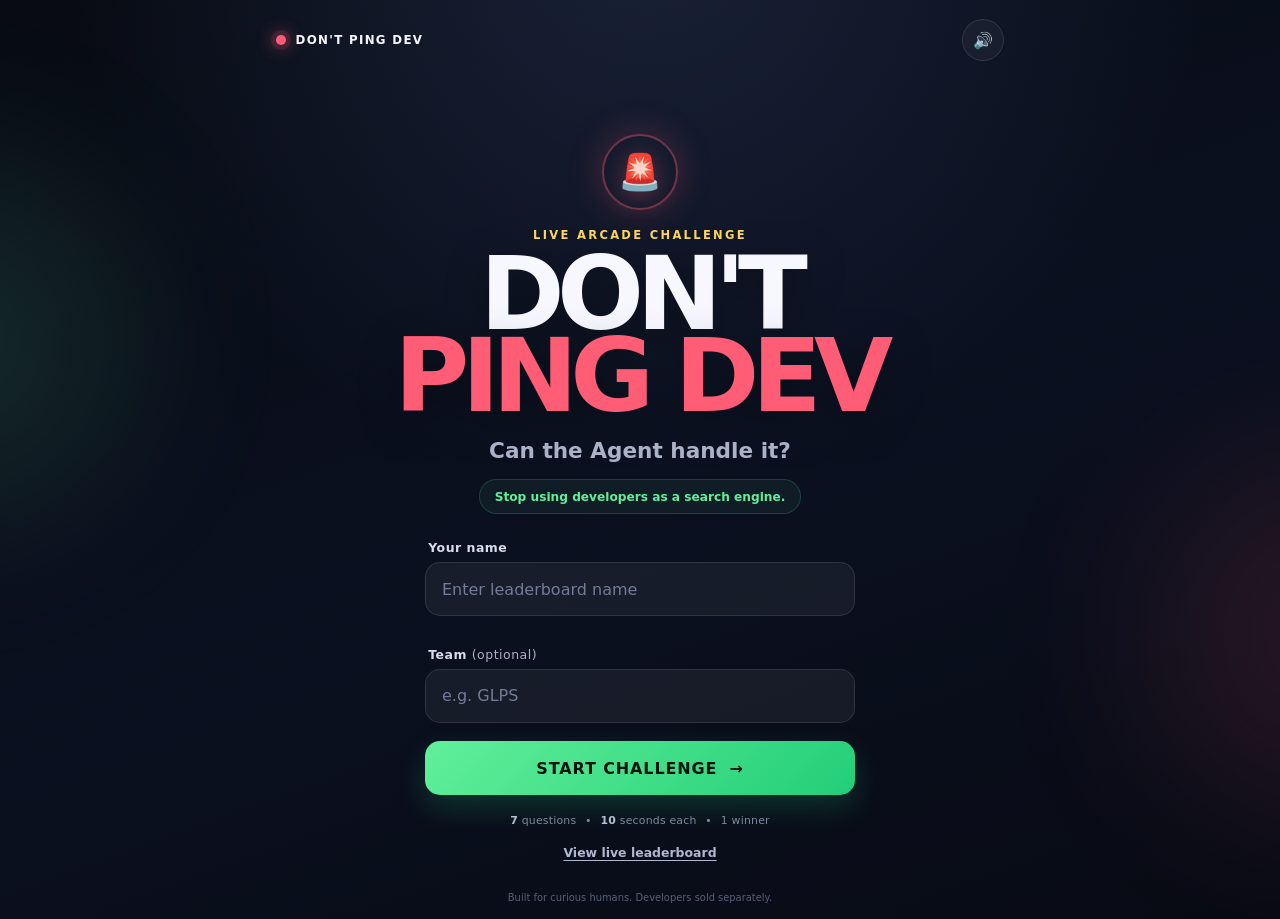
<file: index.html>
<!doctype html>
<html lang="en">
<head>
  <meta charset="utf-8">
  <meta name="viewport" content="width=device-width, initial-scale=1, viewport-fit=cover">
  <meta name="theme-color" content="#090c16">
  <meta name="description" content="Don't Ping Dev: can the Agent handle it? A fast booth challenge.">
  <title>Don't Ping Dev</title>
  <link rel="icon" href="favicon.svg" type="image/svg+xml">
  <link rel="stylesheet" href="styles.css?v=live-1">
</head>
<body>
  <div class="ambient ambient-one" aria-hidden="true"></div>
  <div class="ambient ambient-two" aria-hidden="true"></div>

  <main class="app-shell" id="app">
    <header class="topbar">
      <a class="mini-brand" href="index.html" aria-label="Don't Ping Dev home">
        <span class="brand-light" aria-hidden="true"></span>
        <span>DON'T PING DEV</span>
      </a>
      <div class="topbar-actions">
        <span class="mode-badge" id="modeBadge" hidden>DEMO MODE</span>
        <button class="icon-button" id="soundToggle" type="button" aria-label="Turn sound off" aria-pressed="true">
          <span aria-hidden="true" id="soundIcon">🔊</span>
        </button>
      </div>
    </header>

    <section class="screen start-screen is-active" id="startScreen" aria-labelledby="mainTitle">
      <div class="hero-mark" aria-hidden="true">
        <span class="hero-mark-ring"></span>
        <span class="hero-mark-icon">🚨</span>
      </div>
      <p class="eyebrow">LIVE ARCADE CHALLENGE</p>
      <h1 id="mainTitle">DON'T<br><span>PING DEV</span></h1>
      <p class="subtitle">Can the Agent handle it?</p>
      <p class="manifesto">Stop using developers as a search engine.</p>

      <form class="player-form" id="playerForm" novalidate>
        <label for="playerName">Your name</label>
        <input id="playerName" name="playerName" type="text" autocomplete="nickname" maxlength="24" placeholder="Enter leaderboard name" required>
        <p class="field-error" id="nameError" role="alert"></p>

        <label for="teamName">Team <span>(optional)</span></label>
        <input id="teamName" name="teamName" type="text" autocomplete="organization" maxlength="24" placeholder="e.g. GLPS">

        <button class="primary-button start-button" id="startButton" type="submit">
          <span>START CHALLENGE</span>
          <span aria-hidden="true">→</span>
        </button>
      </form>

      <div class="rules-strip" aria-label="Game rules">
        <span><b id="ruleQuestionCount">7</b> questions</span>
        <span aria-hidden="true">•</span>
        <span><b id="ruleSeconds">10</b> seconds each</span>
        <span aria-hidden="true">•</span>
        <span>1 winner</span>
      </div>
      <a class="text-link" id="startLeaderboardLink" href="leaderboard.html">View live leaderboard</a>
    </section>

    <section class="screen game-screen" id="gameScreen" aria-labelledby="questionText" aria-live="off">
      <div class="game-status">
        <div>
          <p class="status-label">QUESTION <span id="questionNumber">1</span>/<span id="questionTotal">7</span></p>
          <div class="progress-dots" id="progressDots" aria-hidden="true"></div>
        </div>
        <div class="timer" id="timer" role="timer" aria-label="10 seconds remaining">
          <span id="timerNumber">10</span>
          <small>SEC</small>
        </div>
      </div>

      <article class="question-card">
        <p class="category-chip" id="questionCategory">CURRENT BEHAVIOR</p>
        <h2 id="questionText">Question loading…</h2>
        <p class="decision-prompt">Who should handle this?</p>
      </article>

      <div class="choice-grid" id="choiceGrid">
        <button class="choice-button choice-agent" type="button" data-choice="agent">
          <span class="choice-icon" aria-hidden="true">🤖</span>
          <span class="choice-copy"><small>LET THEM INVESTIGATE</small><strong>ASK THE AGENT</strong></span>
          <span class="choice-key" aria-hidden="true">A</span>
        </button>
        <button class="choice-button choice-dev" type="button" data-choice="dev">
          <span class="choice-icon" aria-hidden="true">👨‍💻</span>
          <span class="choice-copy"><small>HUMAN REQUIRED</small><strong>PING A DEV</strong></span>
          <span class="choice-key" aria-hidden="true">D</span>
        </button>
      </div>
      <p class="keyboard-hint">Keyboard: <kbd>A</kbd> Agent &nbsp; <kbd>D</kbd> Developer</p>
    </section>

    <section class="feedback-panel" id="feedbackPanel" aria-live="assertive" aria-atomic="true" hidden>
      <div class="feedback-card">
        <span class="feedback-icon" id="feedbackIcon" aria-hidden="true">✓</span>
        <p class="feedback-kicker" id="feedbackKicker">CORRECT</p>
        <h2 id="feedbackTitle">No developer harmed.</h2>
        <p id="feedbackMessage"></p>
      </div>
    </section>

    <section class="screen results-screen" id="resultsScreen" aria-labelledby="rankTitle">
      <p class="eyebrow">CHALLENGE COMPLETE</p>
      <div class="score-orbit" aria-label="Final score">
        <span class="score-value" id="scoreValue">0</span>
        <span class="score-total">/ <span id="scoreTotal">7</span></span>
      </div>
      <div class="rank-badge" id="rankEmoji" aria-hidden="true">🏆</div>
      <h1 class="rank-title" id="rankTitle">Developer Protector</h1>
      <p class="rank-message" id="rankMessage">Your developers can finally finish a sentence.</p>

      <div class="metrics-grid">
        <article>
          <strong id="interruptionsMetric">0</strong>
          <span>DEV INTERRUPTIONS<br>AVOIDED</span>
        </article>
        <article>
          <strong id="timeMetric">~0</strong>
          <span>MINUTES OF DEV<br>TIME SAVED</span>
        </article>
        <article>
          <strong id="contextMetric">0</strong>
          <span>CONTEXT SWITCHES<br>PREVENTED</span>
        </article>
      </div>

      <p class="result-detail" id="resultDetail"></p>
      <div class="result-actions">
        <a class="primary-button" id="leaderboardLink" href="leaderboard.html">VIEW LEADERBOARD <span aria-hidden="true">→</span></a>
        <button class="secondary-button" id="playAgainButton" type="button">NEW PLAYER</button>
      </div>
    </section>

    <section class="screen error-screen" id="errorScreen" aria-labelledby="errorTitle">
      <div class="error-icon" aria-hidden="true">⚠️</div>
      <h1 id="errorTitle">The Agent hit a snag.</h1>
      <p id="errorMessage">Please try again.</p>
      <button class="primary-button" id="retryButton" type="button">BACK TO START</button>
    </section>
  </main>

  <footer class="site-footer">Built for curious humans. Developers sold separately.</footer>

  <script src="config.js?v=live-5"></script>
  <script src="questions.js"></script>
  <script src="app.js?v=live-4"></script>
</body>
</html>
</file>
<file: styles.css>
:root {
  color-scheme: dark;
  --bg: #090c16;
  --panel: rgba(18, 24, 42, 0.9);
  --panel-strong: #151b2f;
  --text: #f7f8ff;
  --muted: #aab2c8;
  --line: rgba(255, 255, 255, 0.11);
  --green: #61ef9a;
  --green-strong: #23ce78;
  --red: #ff5c76;
  --red-strong: #e73554;
  --yellow: #ffd75e;
  --blue: #7ba7ff;
  --violet: #b48cff;
  --radius: 24px;
  --shadow: 0 24px 70px rgba(0, 0, 0, 0.42);
  font-family: Inter, ui-sans-serif, system-ui, -apple-system, BlinkMacSystemFont, "Segoe UI", sans-serif;
  font-synthesis: none;
}

* {
  box-sizing: border-box;
}

[hidden] {
  display: none !important;
}

html {
  min-height: 100%;
  background: var(--bg);
}

body {
  min-height: 100vh;
  min-height: 100svh;
  margin: 0;
  overflow-x: hidden;
  background:
    radial-gradient(circle at 50% -10%, rgba(123, 167, 255, 0.14), transparent 36rem),
    linear-gradient(160deg, #080b13 0%, #0b1020 54%, #080b14 100%);
  color: var(--text);
}

button,
input {
  font: inherit;
}

button,
a {
  -webkit-tap-highlight-color: transparent;
}

button:focus-visible,
a:focus-visible,
input:focus-visible {
  outline: 3px solid var(--yellow);
  outline-offset: 3px;
}

.ambient {
  position: fixed;
  z-index: 0;
  width: 22rem;
  height: 22rem;
  border-radius: 999px;
  filter: blur(90px);
  opacity: 0.12;
  pointer-events: none;
}

.ambient-one {
  top: 18%;
  left: -14rem;
  background: var(--green);
}

.ambient-two {
  right: -14rem;
  bottom: 10%;
  background: var(--red);
}

.app-shell {
  position: relative;
  z-index: 1;
  width: min(100%, 760px);
  min-height: calc(100vh - 3rem);
  min-height: calc(100svh - 3rem);
  margin: 0 auto;
  padding: max(1rem, env(safe-area-inset-top)) max(1rem, env(safe-area-inset-right)) max(2rem, env(safe-area-inset-bottom)) max(1rem, env(safe-area-inset-left));
}

.topbar {
  display: flex;
  align-items: center;
  justify-content: space-between;
  min-height: 48px;
  margin-bottom: 1rem;
}

.mini-brand {
  display: inline-flex;
  align-items: center;
  gap: 0.6rem;
  color: var(--text);
  font-size: 0.74rem;
  font-weight: 900;
  letter-spacing: 0.11em;
  text-decoration: none;
}

.brand-light {
  width: 10px;
  height: 10px;
  border-radius: 50%;
  background: var(--red);
  box-shadow: 0 0 0 5px rgba(255, 92, 118, 0.12), 0 0 18px var(--red);
}

.topbar-actions {
  display: flex;
  align-items: center;
  gap: 0.55rem;
}

.mode-badge,
.live-badge {
  display: inline-flex;
  align-items: center;
  min-height: 30px;
  padding: 0.35rem 0.62rem;
  border: 1px solid rgba(255, 215, 94, 0.35);
  border-radius: 999px;
  background: rgba(255, 215, 94, 0.08);
  color: var(--yellow);
  font-size: 0.64rem;
  font-weight: 900;
  letter-spacing: 0.09em;
}

.icon-button {
  display: inline-grid;
  width: 42px;
  height: 42px;
  padding: 0;
  place-items: center;
  border: 1px solid var(--line);
  border-radius: 50%;
  background: rgba(255, 255, 255, 0.04);
  color: var(--text);
  cursor: pointer;
}

.screen {
  display: none;
  animation: screen-in 340ms ease both;
}

.screen.is-active {
  display: flex;
}

@keyframes screen-in {
  from { opacity: 0; transform: translateY(10px); }
  to { opacity: 1; transform: translateY(0); }
}

.start-screen {
  align-items: center;
  flex-direction: column;
  padding-top: clamp(1rem, 6vh, 4rem);
  text-align: center;
}

.hero-mark {
  position: relative;
  display: grid;
  width: 76px;
  height: 76px;
  margin-bottom: 1.1rem;
  place-items: center;
}

.hero-mark-ring {
  position: absolute;
  inset: 0;
  border: 2px solid rgba(255, 92, 118, 0.4);
  border-radius: 50%;
  box-shadow: 0 0 35px rgba(255, 92, 118, 0.25);
  animation: soft-pulse 2.4s ease-in-out infinite;
}

.hero-mark-icon {
  font-size: 2.2rem;
  filter: drop-shadow(0 4px 12px rgba(255, 92, 118, 0.38));
}

@keyframes soft-pulse {
  50% { transform: scale(1.08); opacity: 0.65; }
}

.eyebrow {
  margin: 0 0 0.7rem;
  color: var(--yellow);
  font-size: 0.72rem;
  font-weight: 900;
  letter-spacing: 0.2em;
}

.start-screen h1 {
  margin: 0;
  font-size: clamp(3rem, 14vw, 6.4rem);
  font-weight: 1000;
  letter-spacing: -0.075em;
  line-height: 0.8;
  text-shadow: 0 12px 42px rgba(0, 0, 0, 0.35);
}

.start-screen h1 span {
  color: var(--red);
}

.subtitle {
  margin: 1.35rem 0 0;
  color: var(--muted);
  font-size: clamp(1.05rem, 4vw, 1.35rem);
  font-weight: 720;
}

.manifesto {
  margin: 1rem 0 1.6rem;
  padding: 0.6rem 0.9rem;
  border: 1px solid rgba(97, 239, 154, 0.18);
  border-radius: 999px;
  background: rgba(97, 239, 154, 0.06);
  color: var(--green);
  font-size: 0.76rem;
  font-weight: 800;
}

.player-form {
  width: min(100%, 430px);
  text-align: left;
}

.player-form label {
  display: block;
  margin: 0 0 0.45rem 0.2rem;
  color: #d8dced;
  font-size: 0.78rem;
  font-weight: 800;
  letter-spacing: 0.04em;
}

.player-form label:not(:first-child) {
  margin-top: 0.9rem;
}

.player-form label span {
  color: var(--muted);
  font-weight: 500;
}

.player-form input {
  width: 100%;
  min-height: 54px;
  padding: 0 1rem;
  border: 1px solid var(--line);
  border-radius: 15px;
  background: rgba(255, 255, 255, 0.055);
  color: var(--text);
  transition: border-color 160ms ease, background 160ms ease;
}

.player-form input:hover,
.player-form input:focus {
  border-color: rgba(123, 167, 255, 0.58);
  background: rgba(255, 255, 255, 0.075);
}

.player-form input::placeholder {
  color: #737d98;
}

.field-error {
  min-height: 1rem;
  margin: 0.35rem 0 -0.35rem 0.2rem;
  color: var(--red);
  font-size: 0.74rem;
}

.primary-button,
.secondary-button {
  display: inline-flex;
  min-height: 54px;
  align-items: center;
  justify-content: center;
  gap: 0.75rem;
  padding: 0.85rem 1.35rem;
  border: 0;
  border-radius: 15px;
  font-weight: 950;
  letter-spacing: 0.055em;
  text-decoration: none;
  cursor: pointer;
  transition: transform 140ms ease, box-shadow 140ms ease, opacity 140ms ease;
}

.primary-button {
  background: linear-gradient(135deg, var(--green), var(--green-strong));
  box-shadow: 0 12px 30px rgba(35, 206, 120, 0.2);
  color: #04160d;
}

.secondary-button {
  border: 1px solid var(--line);
  background: rgba(255, 255, 255, 0.04);
  color: var(--text);
}

.primary-button:hover,
.secondary-button:hover {
  transform: translateY(-2px);
}

.primary-button:active,
.secondary-button:active {
  transform: translateY(1px);
}

.primary-button:disabled {
  opacity: 0.55;
  cursor: wait;
}

.start-button {
  width: 100%;
  margin-top: 1.15rem;
}

.rules-strip {
  display: flex;
  align-items: center;
  justify-content: center;
  gap: 0.55rem;
  margin-top: 1.15rem;
  color: #7f899f;
  font-size: 0.68rem;
  letter-spacing: 0.02em;
}

.rules-strip b {
  color: #b6bfd4;
}

.text-link {
  margin-top: 1.15rem;
  color: #aeb8d1;
  font-size: 0.78rem;
  font-weight: 750;
  text-underline-offset: 3px;
}

.game-screen {
  min-height: calc(100svh - 7.5rem);
  flex-direction: column;
  gap: 1.1rem;
}

.game-status {
  display: flex;
  align-items: center;
  justify-content: space-between;
}

.status-label {
  margin: 0 0 0.7rem;
  color: var(--muted);
  font-size: 0.72rem;
  font-weight: 900;
  letter-spacing: 0.13em;
}

.progress-dots {
  display: flex;
  gap: 0.35rem;
}

.progress-dots span {
  width: 24px;
  height: 5px;
  border-radius: 99px;
  background: rgba(255, 255, 255, 0.11);
  transition: background 180ms ease, transform 180ms ease;
}

.progress-dots .is-done {
  background: var(--green);
}

.progress-dots .is-current {
  background: var(--yellow);
  transform: scaleX(1.08);
}

.timer {
  --timer-progress: 1;
  position: relative;
  display: grid;
  width: 70px;
  height: 70px;
  flex: 0 0 auto;
  place-content: center;
  border-radius: 50%;
  background: conic-gradient(var(--yellow) calc(var(--timer-progress) * 1turn), rgba(255, 255, 255, 0.09) 0);
  color: var(--text);
  text-align: center;
}

.timer::before {
  position: absolute;
  inset: 5px;
  border-radius: inherit;
  background: #101525;
  content: "";
}

.timer span,
.timer small {
  position: relative;
  z-index: 1;
}

.timer span {
  font-size: 1.55rem;
  font-weight: 950;
  line-height: 1;
}

.timer small {
  margin-top: 0.15rem;
  color: var(--muted);
  font-size: 0.52rem;
  font-weight: 800;
  letter-spacing: 0.1em;
}

.timer.is-urgent {
  background: conic-gradient(var(--red) calc(var(--timer-progress) * 1turn), rgba(255, 255, 255, 0.09) 0);
  animation: timer-throb 600ms ease-in-out infinite alternate;
}

@keyframes timer-throb {
  to { transform: scale(1.055); box-shadow: 0 0 28px rgba(255, 92, 118, 0.22); }
}

.question-card {
  display: flex;
  min-height: clamp(220px, 37vh, 350px);
  flex: 1 1 auto;
  align-items: center;
  justify-content: center;
  flex-direction: column;
  padding: clamp(1.5rem, 5vw, 3rem);
  border: 1px solid var(--line);
  border-radius: var(--radius);
  background:
    linear-gradient(145deg, rgba(255, 255, 255, 0.065), rgba(255, 255, 255, 0.025)),
    var(--panel);
  box-shadow: var(--shadow);
  overflow: hidden;
  position: relative;
  text-align: center;
}

.question-card::after {
  position: absolute;
  width: 220px;
  height: 220px;
  right: -130px;
  bottom: -150px;
  border-radius: 50%;
  background: var(--blue);
  filter: blur(50px);
  opacity: 0.08;
  content: "";
}

.category-chip {
  margin: 0 0 1.2rem;
  padding: 0.38rem 0.68rem;
  border: 1px solid rgba(180, 140, 255, 0.28);
  border-radius: 999px;
  background: rgba(180, 140, 255, 0.09);
  color: #cdb5ff;
  font-size: 0.66rem;
  font-weight: 900;
  letter-spacing: 0.13em;
  text-transform: uppercase;
}

.question-card h2 {
  max-width: 630px;
  margin: 0;
  font-size: clamp(1.45rem, 5vw, 2.4rem);
  line-height: 1.17;
  letter-spacing: -0.025em;
}

.decision-prompt {
  margin: 1.15rem 0 0;
  color: var(--muted);
  font-size: 0.8rem;
}

.choice-grid {
  display: grid;
  grid-template-columns: 1fr 1fr;
  gap: 0.85rem;
}

.choice-button {
  position: relative;
  display: grid;
  min-height: 112px;
  grid-template-columns: auto 1fr auto;
  align-items: center;
  gap: 0.9rem;
  padding: 1rem;
  border: 1px solid;
  border-radius: 19px;
  color: var(--text);
  cursor: pointer;
  overflow: hidden;
  text-align: left;
  transition: transform 130ms ease, filter 130ms ease, opacity 130ms ease;
}

.choice-button::after {
  position: absolute;
  inset: auto -20% -70% 45%;
  height: 150%;
  border-radius: 50%;
  background: currentColor;
  filter: blur(55px);
  opacity: 0.09;
  content: "";
}

.choice-agent {
  border-color: rgba(97, 239, 154, 0.38);
  background: linear-gradient(145deg, rgba(97, 239, 154, 0.11), rgba(97, 239, 154, 0.035));
  color: var(--green);
}

.choice-dev {
  border-color: rgba(255, 92, 118, 0.38);
  background: linear-gradient(145deg, rgba(255, 92, 118, 0.11), rgba(255, 92, 118, 0.035));
  color: var(--red);
}

.choice-button:hover {
  transform: translateY(-3px);
  filter: brightness(1.12);
}

.choice-button:active {
  transform: scale(0.98);
}

.choice-button:disabled {
  opacity: 0.5;
  cursor: wait;
}

.choice-icon {
  font-size: 1.65rem;
}

.choice-copy {
  display: flex;
  flex-direction: column;
  gap: 0.22rem;
  color: inherit;
}

.choice-copy small {
  color: var(--muted);
  font-size: 0.57rem;
  font-weight: 800;
  letter-spacing: 0.09em;
}

.choice-copy strong {
  color: currentColor;
  font-size: clamp(0.87rem, 2.5vw, 1.05rem);
  font-weight: 950;
  letter-spacing: 0.01em;
}

.choice-key {
  display: grid;
  width: 27px;
  height: 27px;
  place-items: center;
  border: 1px solid currentColor;
  border-radius: 7px;
  font-size: 0.68rem;
  font-weight: 950;
  opacity: 0.65;
}

.keyboard-hint {
  margin: -0.4rem 0 0;
  color: #667087;
  font-size: 0.65rem;
  text-align: center;
}

kbd {
  padding: 0.1rem 0.3rem;
  border: 1px solid var(--line);
  border-radius: 4px;
  background: rgba(255, 255, 255, 0.05);
  font: inherit;
}

.feedback-panel {
  position: fixed;
  z-index: 20;
  inset: 0;
  display: grid;
  padding: 1.5rem;
  place-items: center;
  background: rgba(4, 7, 14, 0.88);
  backdrop-filter: blur(13px);
}

.feedback-panel[hidden] {
  display: none;
}

.feedback-card {
  width: min(100%, 520px);
  padding: 2.4rem 1.6rem;
  border: 1px solid var(--line);
  border-radius: 28px;
  background: var(--panel-strong);
  box-shadow: var(--shadow);
  animation: feedback-pop 260ms cubic-bezier(.2, .9, .25, 1.2) both;
  text-align: center;
}

@keyframes feedback-pop {
  from { opacity: 0; transform: scale(0.86); }
  to { opacity: 1; transform: scale(1); }
}

.feedback-icon {
  display: grid;
  width: 82px;
  height: 82px;
  margin: 0 auto 1.2rem;
  place-items: center;
  border-radius: 50%;
  background: rgba(97, 239, 154, 0.12);
  color: var(--green);
  font-size: 2.5rem;
  font-weight: 950;
}

.feedback-panel.is-wrong .feedback-icon {
  background: rgba(255, 92, 118, 0.12);
  color: var(--red);
}

.feedback-kicker {
  margin: 0 0 0.6rem;
  color: var(--green);
  font-size: 0.72rem;
  font-weight: 950;
  letter-spacing: 0.18em;
}

.feedback-panel.is-wrong .feedback-kicker {
  color: var(--red);
}

.feedback-card h2 {
  margin: 0;
  font-size: clamp(1.65rem, 6vw, 2.5rem);
  letter-spacing: -0.04em;
}

.feedback-card > p:last-child {
  max-width: 410px;
  margin: 0.9rem auto 0;
  color: var(--muted);
  line-height: 1.55;
}

.results-screen,
.error-screen {
  align-items: center;
  flex-direction: column;
  padding-top: clamp(1.5rem, 5vh, 4rem);
  text-align: center;
}

.score-orbit {
  display: flex;
  width: 150px;
  height: 150px;
  align-items: baseline;
  justify-content: center;
  margin: 0.5rem 0 1.2rem;
  padding-top: 2.65rem;
  border: 2px solid rgba(97, 239, 154, 0.32);
  border-radius: 50%;
  background: radial-gradient(circle, rgba(97, 239, 154, 0.14), rgba(97, 239, 154, 0.025) 66%);
  box-shadow: 0 0 50px rgba(97, 239, 154, 0.12);
}

.score-value {
  font-size: 4rem;
  font-weight: 1000;
  letter-spacing: -0.08em;
  line-height: 1;
}

.score-total {
  margin-left: 0.35rem;
  color: var(--muted);
  font-size: 1rem;
  font-weight: 800;
}

.rank-badge {
  font-size: 2.2rem;
}

.rank-title {
  margin: 0.35rem 0 0;
  font-size: clamp(2rem, 8vw, 3.7rem);
  letter-spacing: -0.055em;
}

.rank-message {
  margin: 0.65rem 0 1.6rem;
  color: var(--muted);
}

.metrics-grid {
  display: grid;
  width: 100%;
  grid-template-columns: repeat(3, 1fr);
  gap: 0.75rem;
}

.metrics-grid article {
  padding: 1.2rem 0.5rem;
  border: 1px solid var(--line);
  border-radius: 18px;
  background: rgba(255, 255, 255, 0.035);
}

.metrics-grid strong {
  display: block;
  margin-bottom: 0.5rem;
  color: var(--green);
  font-size: clamp(1.6rem, 6vw, 2.4rem);
  font-weight: 1000;
}

.metrics-grid span {
  color: var(--muted);
  font-size: clamp(0.48rem, 1.8vw, 0.62rem);
  font-weight: 850;
  letter-spacing: 0.07em;
  line-height: 1.4;
}

.result-detail {
  min-height: 1.2rem;
  margin: 1.1rem 0;
  color: #8490a9;
  font-size: 0.75rem;
}

.result-actions {
  display: grid;
  width: min(100%, 460px);
  grid-template-columns: 1fr 0.75fr;
  gap: 0.75rem;
}

.error-screen {
  max-width: 500px;
  margin: 0 auto;
}

.error-icon {
  margin-bottom: 1rem;
  font-size: 4rem;
}

.error-screen h1 {
  margin: 0;
  font-size: 2.2rem;
}

.error-screen p {
  margin: 0.8rem 0 1.4rem;
  color: var(--muted);
  line-height: 1.5;
}

.site-footer {
  position: relative;
  z-index: 1;
  padding: 0 1rem calc(1rem + env(safe-area-inset-bottom));
  color: #566077;
  font-size: 0.62rem;
  text-align: center;
}

/* Leaderboard */
.leaderboard-body {
  min-height: 100vh;
}

.leaderboard-shell {
  width: min(100%, 1380px);
  margin: 0 auto;
  padding: clamp(1.2rem, 3vw, 3rem);
}

.leaderboard-header {
  display: flex;
  align-items: flex-start;
  justify-content: space-between;
  gap: 2rem;
  margin-bottom: clamp(1.5rem, 4vw, 3rem);
}

.leaderboard-title-wrap {
  display: flex;
  align-items: center;
  gap: 1.2rem;
}

.leaderboard-siren {
  display: grid;
  width: 70px;
  height: 70px;
  flex: 0 0 auto;
  place-items: center;
  border: 1px solid rgba(255, 92, 118, 0.32);
  border-radius: 20px;
  background: rgba(255, 92, 118, 0.08);
  font-size: 2rem;
  box-shadow: 0 0 30px rgba(255, 92, 118, 0.14);
}

.leaderboard-header h1 {
  margin: 0;
  font-size: clamp(2rem, 5vw, 4.7rem);
  letter-spacing: -0.06em;
  line-height: 0.95;
}

.leaderboard-header h1 span {
  color: var(--red);
}

.leaderboard-header p {
  margin: 0.65rem 0 0;
  color: var(--muted);
  font-size: clamp(0.85rem, 1.6vw, 1.1rem);
}

.live-status {
  display: flex;
  align-items: center;
  gap: 0.55rem;
  color: var(--muted);
  font-size: 0.72rem;
  white-space: nowrap;
}

.live-dot {
  width: 9px;
  height: 9px;
  border-radius: 50%;
  background: var(--green);
  box-shadow: 0 0 13px var(--green);
  animation: soft-pulse 1.7s ease-in-out infinite;
}

.leaderboard-layout {
  display: grid;
  grid-template-columns: minmax(0, 1fr) minmax(250px, 330px);
  gap: clamp(1.2rem, 3vw, 2rem);
}

.leaderboard-main,
.join-card {
  border: 1px solid var(--line);
  border-radius: var(--radius);
  background: rgba(17, 22, 38, 0.84);
  box-shadow: var(--shadow);
}

.leaderboard-main {
  padding: clamp(1rem, 2.5vw, 2rem);
}

.podium {
  display: grid;
  min-height: 255px;
  grid-template-columns: repeat(3, 1fr);
  align-items: end;
  gap: 0.8rem;
  margin-bottom: 1.3rem;
}

.podium-place {
  position: relative;
  display: flex;
  min-width: 0;
  align-items: center;
  flex-direction: column;
  justify-content: flex-end;
  padding: 1.2rem 0.6rem;
  border: 1px solid var(--line);
  border-radius: 18px 18px 8px 8px;
  background: rgba(255, 255, 255, 0.035);
  text-align: center;
}

.podium-place[data-place="1"] {
  min-height: 235px;
  border-color: rgba(255, 215, 94, 0.35);
  background: linear-gradient(180deg, rgba(255, 215, 94, 0.12), rgba(255, 215, 94, 0.035));
  order: 2;
}

.podium-place[data-place="2"] {
  min-height: 195px;
  order: 1;
}

.podium-place[data-place="3"] {
  min-height: 165px;
  order: 3;
}

.podium-medal {
  margin-bottom: 0.55rem;
  font-size: 1.8rem;
}

.podium-name {
  width: 100%;
  overflow: hidden;
  font-size: clamp(0.8rem, 2vw, 1.2rem);
  font-weight: 950;
  text-overflow: ellipsis;
  white-space: nowrap;
}

.podium-team {
  width: 100%;
  margin-top: 0.25rem;
  overflow: hidden;
  color: var(--muted);
  font-size: 0.65rem;
  text-overflow: ellipsis;
  white-space: nowrap;
}

.podium-score {
  margin-top: 0.75rem;
  color: var(--green);
  font-size: 1.35rem;
  font-weight: 1000;
}

.leader-list {
  display: grid;
  gap: 0.55rem;
}

.leader-row {
  display: grid;
  min-height: 64px;
  grid-template-columns: 46px minmax(0, 1.5fr) minmax(80px, .65fr) minmax(90px, .65fr);
  align-items: center;
  gap: 0.7rem;
  padding: 0.65rem 0.9rem;
  border: 1px solid rgba(255, 255, 255, 0.07);
  border-radius: 13px;
  background: rgba(255, 255, 255, 0.025);
}

.leader-rank {
  color: var(--muted);
  font-weight: 900;
  text-align: center;
}

.leader-identity {
  min-width: 0;
}

.leader-identity strong,
.leader-identity small {
  display: block;
  overflow: hidden;
  text-overflow: ellipsis;
  white-space: nowrap;
}

.leader-identity small {
  margin-top: 0.18rem;
  color: var(--muted);
}

.leader-stat {
  color: var(--muted);
  font-size: 0.75rem;
  text-align: right;
}

.leader-stat b {
  color: var(--text);
  font-size: 0.94rem;
}

.join-card {
  align-self: start;
  padding: 1.4rem;
  text-align: center;
}

.join-card h2 {
  margin: 0;
  font-size: 1.5rem;
}

.join-card > p {
  margin: 0.55rem 0 1.1rem;
  color: var(--muted);
  font-size: 0.8rem;
  line-height: 1.4;
}

.qr-wrap {
  display: grid;
  width: 100%;
  aspect-ratio: 1;
  place-items: center;
  padding: 0.9rem;
  border-radius: 18px;
  background: #fff;
}

.qr-wrap img,
.qr-wrap canvas {
  display: block;
  max-width: 100%;
  height: auto;
}

.join-url {
  display: block;
  margin-top: 1rem;
  overflow-wrap: anywhere;
  color: var(--green);
  font-size: 0.7rem;
  font-weight: 750;
  text-underline-offset: 3px;
}

.leaderboard-note {
  margin-top: 1rem;
  padding-top: 1rem;
  border-top: 1px solid var(--line);
  color: #717c95;
  font-size: 0.67rem;
  line-height: 1.45;
}

.empty-state,
.leaderboard-error {
  padding: 3rem 1rem;
  color: var(--muted);
  text-align: center;
}

.empty-state strong {
  display: block;
  margin-bottom: 0.45rem;
  color: var(--text);
  font-size: 1.25rem;
}

@media (max-width: 680px) {
  .choice-grid {
    grid-template-columns: 1fr;
  }

  .choice-button {
    min-height: 86px;
  }

  .keyboard-hint {
    display: none;
  }

  .question-card {
    min-height: 205px;
  }

  .metrics-grid article {
    padding: 1rem 0.35rem;
  }

  .result-actions {
    grid-template-columns: 1fr;
  }

  .leaderboard-header {
    align-items: flex-start;
    flex-direction: column;
  }

  .leaderboard-layout {
    grid-template-columns: 1fr;
  }

  .join-card {
    width: min(100%, 340px);
    margin: 0 auto;
  }

  .leader-row {
    grid-template-columns: 36px minmax(0, 1fr) 72px;
  }

  .leader-row .leader-time {
    display: none;
  }
}

@media (max-width: 420px) {
  .app-shell {
    padding-inline: 0.8rem;
  }

  .game-screen {
    gap: 0.75rem;
  }

  .timer {
    width: 62px;
    height: 62px;
  }

  .progress-dots span {
    width: 18px;
  }

  .rules-strip {
    gap: 0.35rem;
    font-size: 0.61rem;
  }

  .podium {
    min-height: 215px;
  }

  .podium-place[data-place="1"] { min-height: 205px; }
  .podium-place[data-place="2"] { min-height: 170px; }
  .podium-place[data-place="3"] { min-height: 145px; }
}

@media (prefers-reduced-motion: reduce) {
  *,
  *::before,
  *::after {
    scroll-behavior: auto !important;
    animation-duration: 1ms !important;
    animation-iteration-count: 1 !important;
    transition-duration: 1ms !important;
  }
}
</file>
